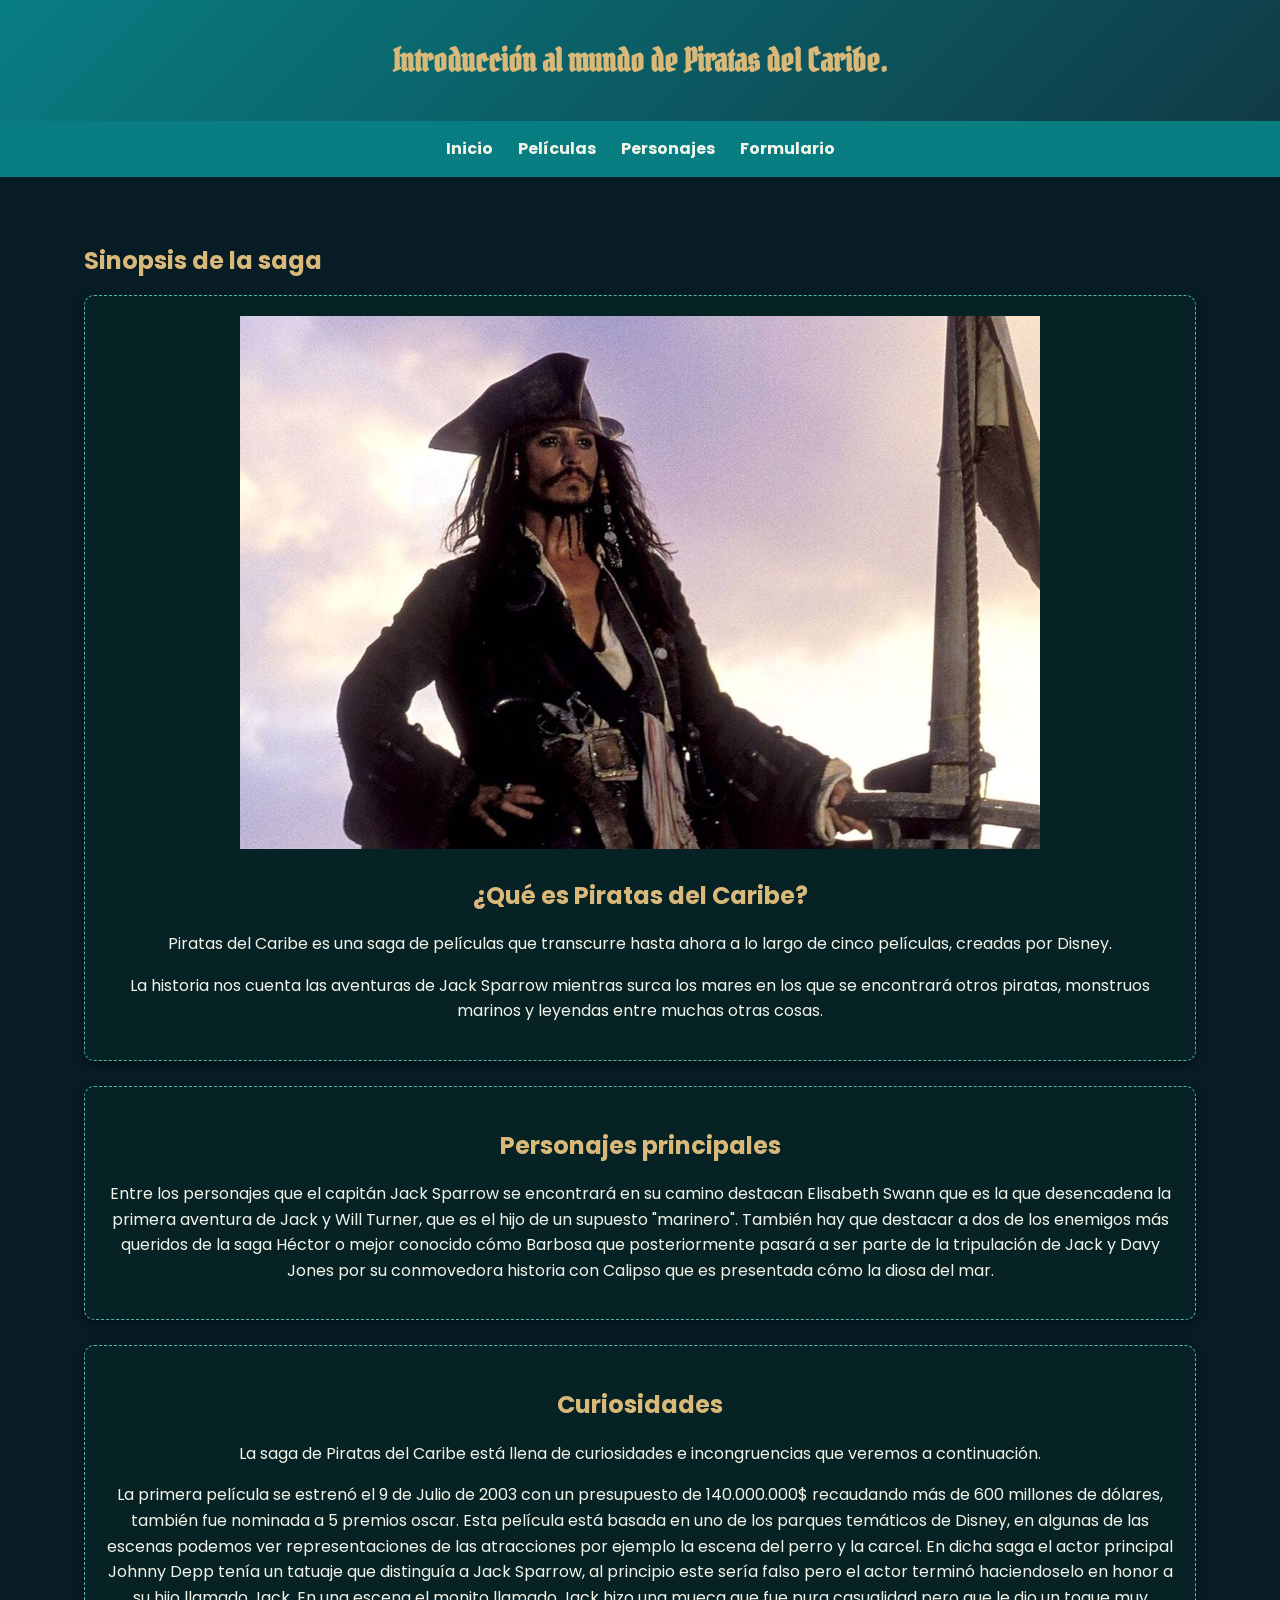
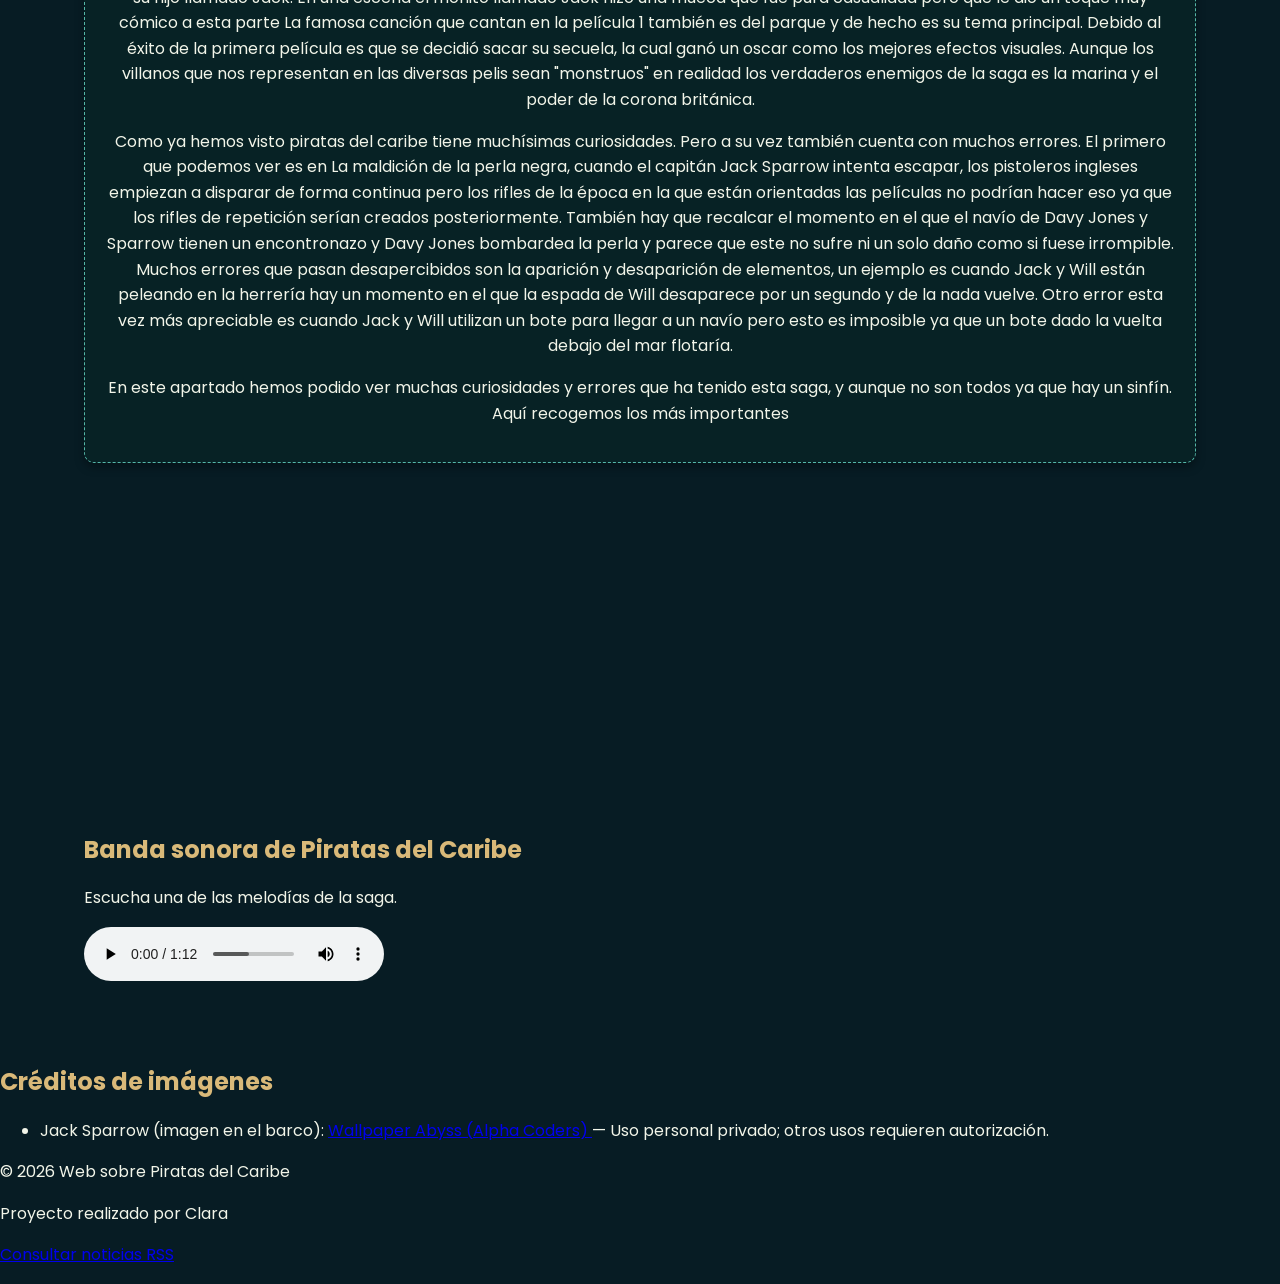
<file: index.html>
<!doctype html>
<html lang="es">
  <head>
    <meta charset="UTF-8" />
    <meta name="viewport" content="width=device-width, initial-scale=1.0" />
    <title>Piratas del Caribe</title>
    <meta name="description" content="Página sobre Piratas del Caribe" />
    <link rel="icon" href="favicon_io/favicon-32x32.png" />
    <link
      rel="alternate"
      type="application/rss+xml"
      title="Piratas del Caribe RSS"
      href="noticias.xml"
    />
    <link rel="preconnect" href="https://fonts.googleapis.com" />
    <link rel="preconnect" href="https://fonts.gstatic.com" crossorigin />
    <link
      href="https://fonts.googleapis.com/css2?family=Poppins:wght@400;700&display=swap"
      rel="stylesheet"
    />
    <link
      href="https://fonts.googleapis.com/css2?family=Pirata+One&display=swap"
      rel="stylesheet"
    />
    <link rel="stylesheet" href="style.css" />
  </head>
  <body>
    <header>
      <h1>Introducción al mundo de Piratas del Caribe.</h1>
    </header>
    <nav>
      <a href="index.html">Inicio</a>
      <a href="peliculas.html">Películas</a>
      <a href="personajes.html">Personajes</a>
      <a href="contacto.html">Formulario</a>
    </nav>
    <main>
      <section>
        <h2>Sinopsis de la saga</h2>
        <article>
          <img
            src="imágenes-piratas-del-caribe/foto-Jack-Sparrow.jpg"
            alt="Personaje principal"
            width="800"
            height="400"
          />
          <h2>¿Qué es Piratas del Caribe?</h2>
          <p>
            Piratas del Caribe es una saga de películas que transcurre hasta
            ahora a lo largo de cinco películas, creadas por Disney.
          </p>
          <p>
            La historia nos cuenta las aventuras de Jack Sparrow mientras surca
            los mares en los que se encontrará otros piratas, monstruos marinos
            y leyendas entre muchas otras cosas.
          </p>
        </article>
        <article>
          <h2>Personajes principales</h2>
          <p>
            Entre los personajes que el capitán Jack Sparrow se encontrará en su
            camino destacan Elisabeth Swann que es la que desencadena la primera
            aventura de Jack y Will Turner, que es el hijo de un supuesto
            "marinero". También hay que destacar a dos de los enemigos más
            queridos de la saga Héctor o mejor conocido cómo Barbosa que
            posteriormente pasará a ser parte de la tripulación de Jack y Davy
            Jones por su conmovedora historia con Calipso que es presentada cómo
            la diosa del mar.
          </p>
        </article>
        <article>
          <h2>Curiosidades</h2>
          <p>
            La saga de Piratas del Caribe está llena de curiosidades e
            incongruencias que veremos a continuación.
          </p>
          <p>
            La primera película se estrenó el 9 de Julio de 2003 con un
            presupuesto de 140.000.000$ recaudando más de 600 millones de
            dólares, también fue nominada a 5 premios oscar. Esta película está
            basada en uno de los parques temáticos de Disney, en algunas de las
            escenas podemos ver representaciones de las atracciones por ejemplo
            la escena del perro y la carcel. En dicha saga el actor principal
            Johnny Depp tenía un tatuaje que distinguía a Jack Sparrow, al
            principio este sería falso pero el actor terminó haciendoselo en
            honor a su hijo llamado Jack. En una escena el monito llamado Jack
            hizo una mueca que fue pura casualidad pero que le dio un toque muy
            cómico a esta parte La famosa canción que cantan en la película 1
            también es del parque y de hecho es su tema principal. Debido al
            éxito de la primera película es que se decidió sacar su secuela, la
            cual ganó un oscar como los mejores efectos visuales. Aunque los
            villanos que nos representan en las diversas pelis sean "monstruos"
            en realidad los verdaderos enemigos de la saga es la marina y el
            poder de la corona británica.
          </p>
          <p>
            Como ya hemos visto piratas del caribe tiene muchísimas
            curiosidades. Pero a su vez también cuenta con muchos errores. El
            primero que podemos ver es en La maldición de la perla negra, cuando
            el capitán Jack Sparrow intenta escapar, los pistoleros ingleses
            empiezan a disparar de forma continua pero los rifles de la época en
            la que están orientadas las películas no podrían hacer eso ya que
            los rifles de repetición serían creados posteriormente. También hay
            que recalcar el momento en el que el navío de Davy Jones y Sparrow
            tienen un encontronazo y Davy Jones bombardea la perla y parece que
            este no sufre ni un solo daño como si fuese irrompible. Muchos
            errores que pasan desapercibidos son la aparición y desaparición de
            elementos, un ejemplo es cuando Jack y Will están peleando en la
            herrería hay un momento en el que la espada de Will desaparece por
            un segundo y de la nada vuelve. Otro error esta vez más apreciable
            es cuando Jack y Will utilizan un bote para llegar a un navío pero
            esto es imposible ya que un bote dado la vuelta debajo del mar
            flotaría.
          </p>
          <p>
            En este apartado hemos podido ver muchas curiosidades y errores que
            ha tenido esta saga, y aunque no son todos ya que hay un sinfín.
            Aquí recogemos los más importantes
          </p>
        </article>
        <!--Vídeo de YouTube -->
        <iframe
          width="560"
          height="315"
          src="https://www.youtube.com/embed/0gPvIbEuSI8?si=_QqJqVQyROyPGJua"
          title="Trailer de La Maldición de la Perla negra."
          frameborder="0"
          allow="
            accelerometer;
            autoplay;
            clipboard-write;
            encrypted-media;
            gyroscope;
            picture-in-picture;
            web-share;
          "
          referrerpolicy="strict-origin-when-cross-origin"
          allowfullscreen
        ></iframe>
        <!--Audio de piratas del caribe-->
        <h2>Banda sonora de Piratas del Caribe</h2>
        <p>Escucha una de las melodías de la saga.</p>
        <!--Hay que cambiar esto-->
        <audio controls>
          <source
            src="audio/ebunny-pirate-captain-red-loop-605875.mp3"
            type="audio/mpeg"
          />
        </audio>
      </section>
    </main>
    <footer>
      <h2>Créditos de imágenes</h2>
      <ul>
        <li>
          Jack Sparrow (imagen en el barco):
          <a href="https://wall.alphacoders.com/big.php?i=636768">
            Wallpaper Abyss (Alpha Coders)
          </a>
          — Uso personal privado; otros usos requieren autorización.
        </li>
      </ul>
      <p>© 2026 Web sobre Piratas del Caribe</p>
      <p>Proyecto realizado por Clara</p>
      <p>
        <a href="noticias.xml">Consultar noticias RSS</a>
      </p>
    </footer>
  </body>
</html>
</file>
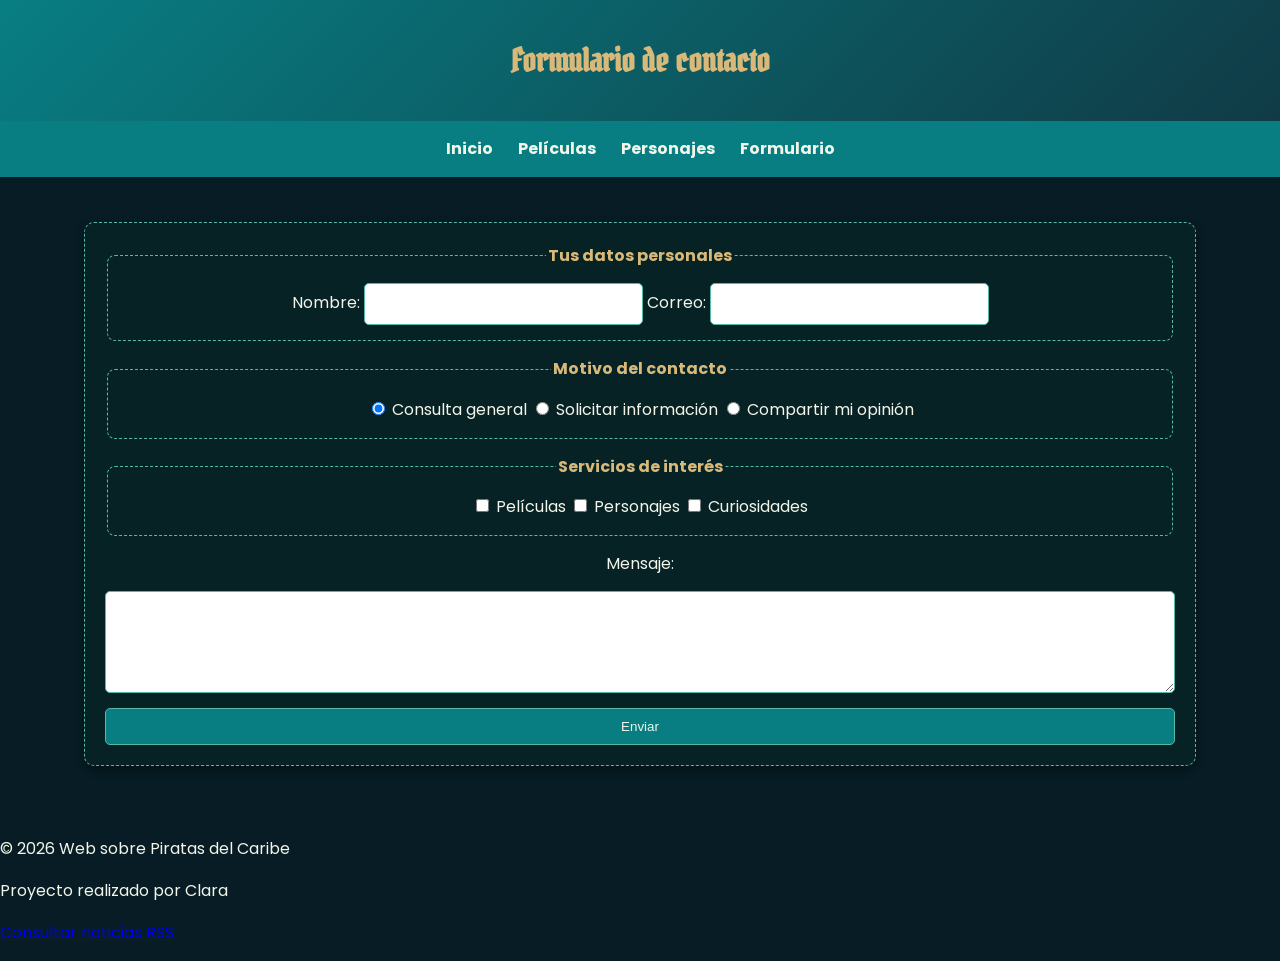
<file: contacto.html>
<!doctype html>
<html lang="es">
  <head>
    <meta charset="UTF-8" />
    <meta name="viewport" content="width=device-width, initial-scale=1.0" />
    <title>Formulario</title>
    <meta
      name="description"
      content="Formulario de contacto para enviar mensajes"
    />
    <link rel="icon" href="favicon_io/favicon-32x32.png" />
    <link rel="preconnect" href="https://fonts.googleapis.com" />
    <link rel="preconnect" href="https://fonts.gstatic.com" crossorigin />
    <link
      href="https://fonts.googleapis.com/css2?family=Poppins:wght@400;700&display=swap"
      rel="stylesheet"
    />
    <link
      href="https://fonts.googleapis.com/css2?family=Pirata+One&display=swap"
      rel="stylesheet"
    />
    <link rel="stylesheet" href="style.css" />
  </head>
  <body>
    <header>
      <h1>Formulario de contacto</h1>
    </header>
    <nav>
      <a href="index.html">Inicio</a>
      <a href="peliculas.html">Películas</a>
      <a href="personajes.html">Personajes</a>
      <a href="contacto.html">Formulario</a>
    </nav>
    <main>
      <article>
        <form>
          <fieldset>
            <legend>Tus datos personales</legend>
            <label for="nombre">Nombre:</label>
            <input type="text" id="nombre" name="nombre" required />
            <label for="email">Correo:</label>
            <input type="email" id="email" name="email" required />
          </fieldset>
          <fieldset>
            <legend>Motivo del contacto</legend>

            <input
              type="radio"
              id="consulta"
              name="motivo"
              value="consulta"
              checked
              required
            />
            <label for="consulta">Consulta general</label>

            <input
              type="radio"
              id="informacion"
              name="motivo"
              value="información"
            />
            <label for="informacion">Solicitar información</label>

            <input type="radio" id="opinion" name="motivo" value="opinión" />
            <label for="opinion">Compartir mi opinión</label>
          </fieldset>
          <fieldset>
            <legend>Servicios de interés</legend>

            <input
              type="checkbox"
              id="peliculas"
              name="intereses"
              value="películas"
            />
            <label for="peliculas">Películas</label>

            <input
              type="checkbox"
              id="personajes"
              name="intereses"
              value="personajes"
            />
            <label for="personajes">Personajes</label>

            <input
              type="checkbox"
              id="curiosidades"
              name="intereses"
              value="curiosidades"
            />
            <label for="curiosidades">Curiosidades</label>
          </fieldset>
          <label for="mensaje">Mensaje:</label>
          <textarea id="mensaje" name="mensaje" rows="4" required></textarea>
          <button type="submit">Enviar</button>
        </form>
      </article>
    </main>
    <footer>
      <p>© 2026 Web sobre Piratas del Caribe</p>
      <p>Proyecto realizado por Clara</p>
      <p>
        <a href="noticias.xml">Consultar noticias RSS</a>
      </p>
    </footer>
  </body>
</html>
</file>
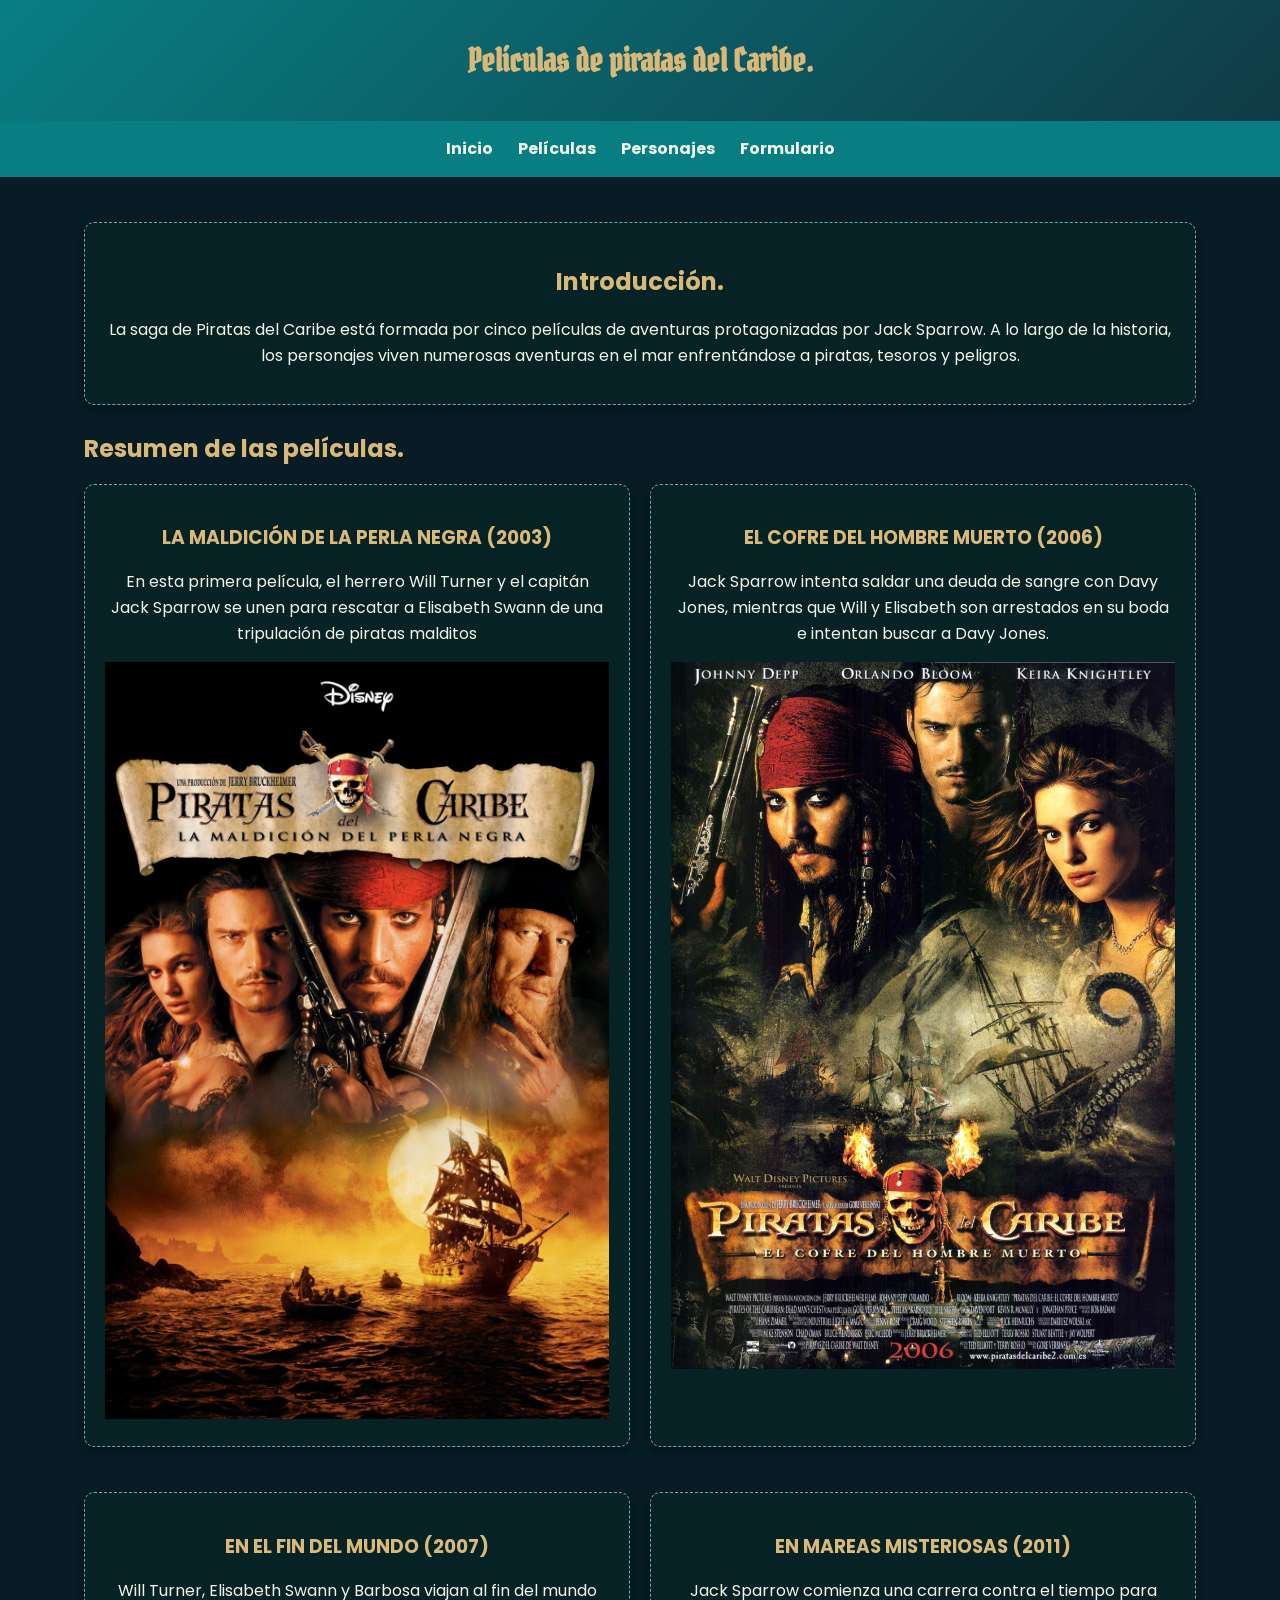
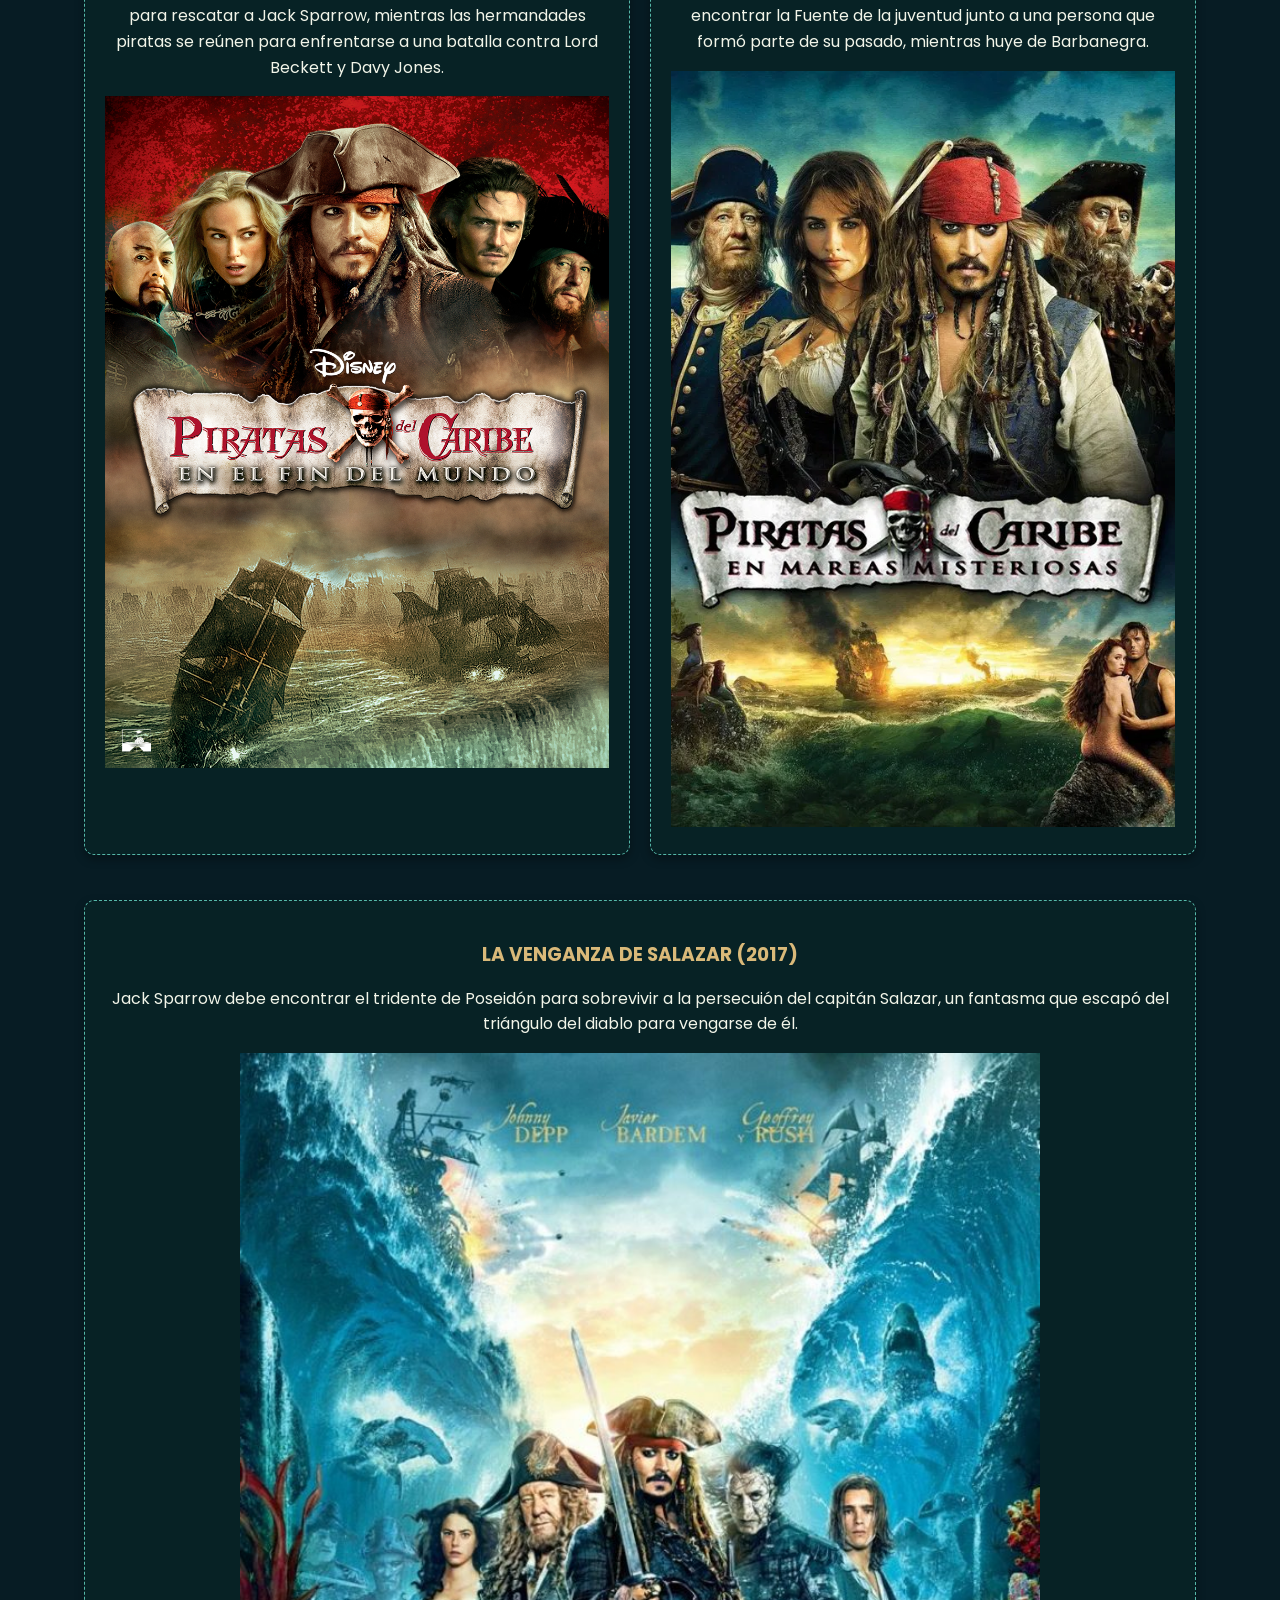
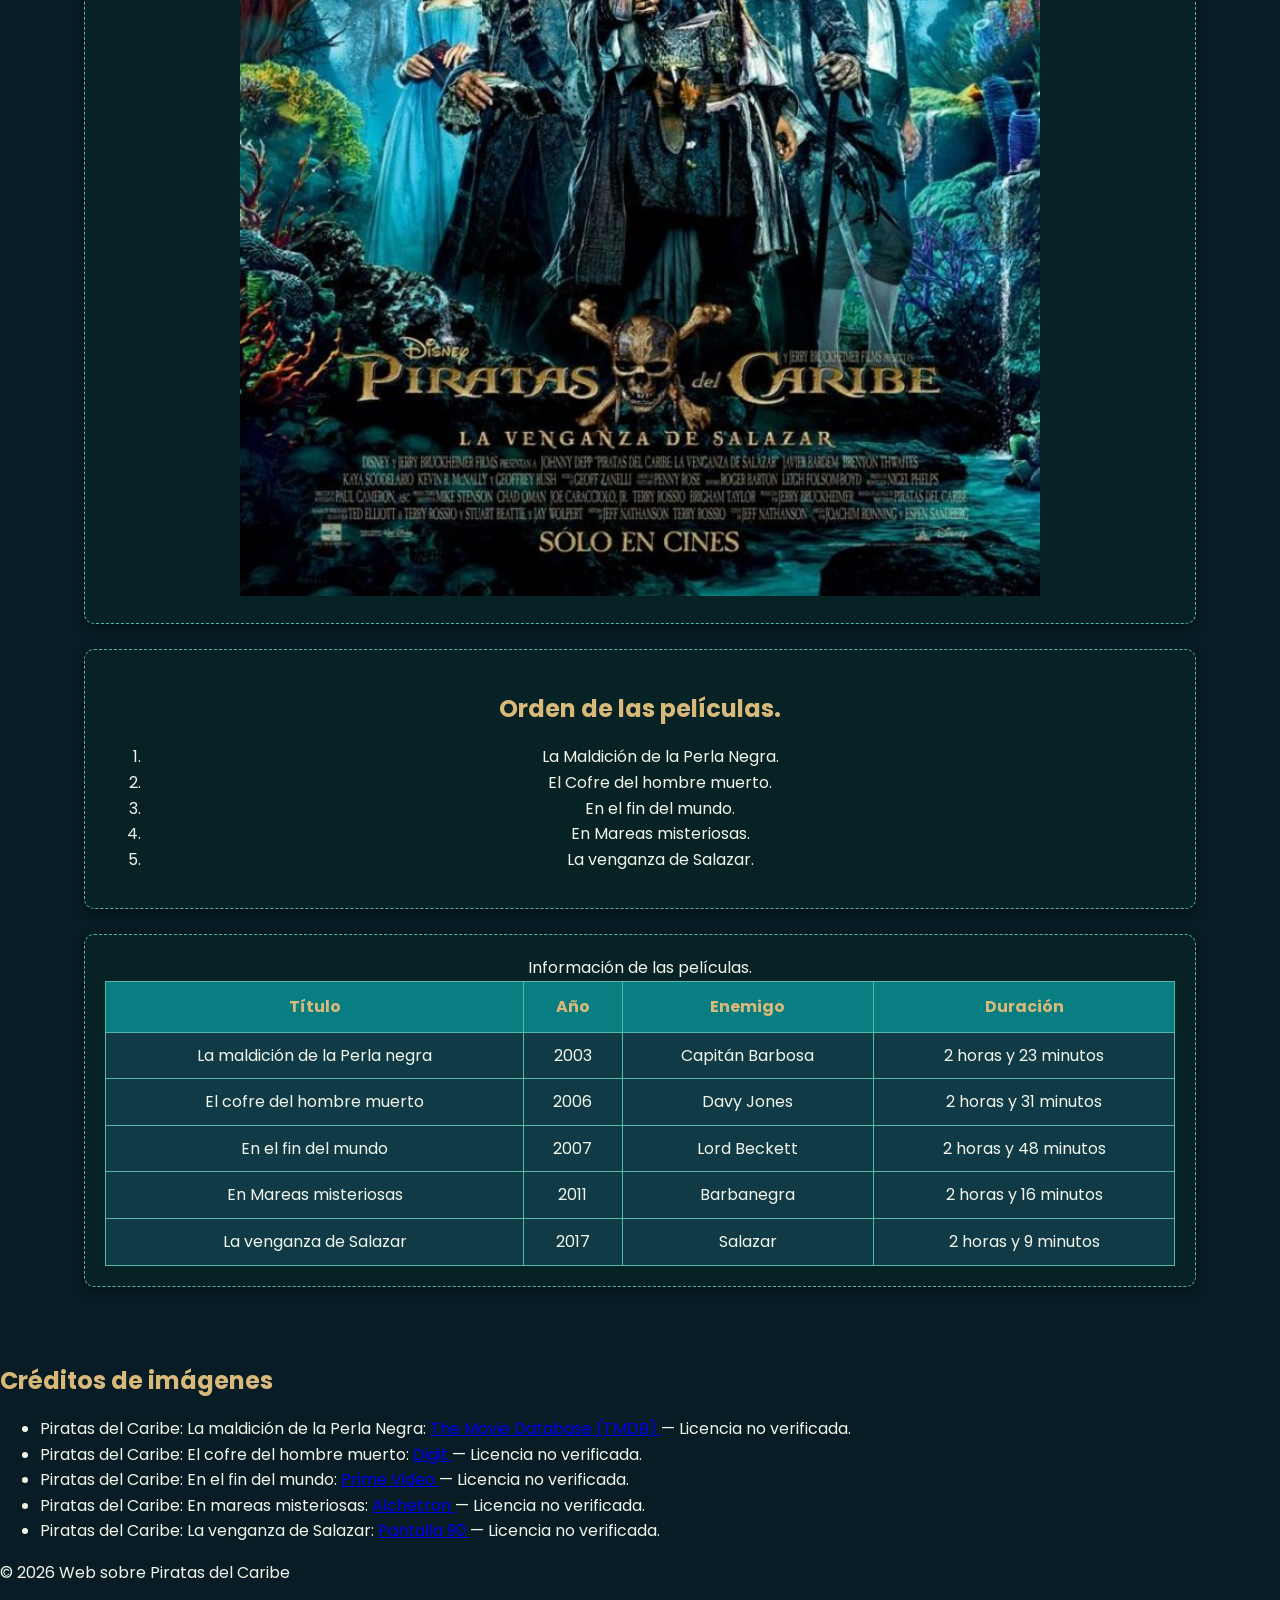
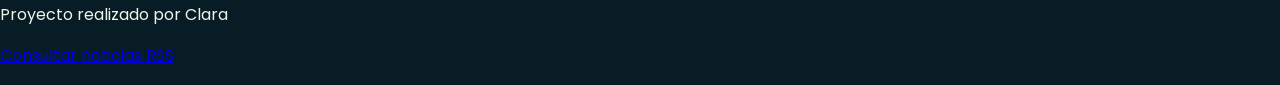
<file: peliculas.html>
<!doctype html>
<html lang="es">
  <head>
    <meta charset="UTF-8" />
    <meta name="viewport" content="width=device-width, initial-scale=1.0" />
    <title>La Saga Completa</title>
    <meta
      name="description"
      content="Descubre las películas de la saga y las fechas de estreno"
    />
    <link rel="icon" href="favicon_io/favicon-32x32.png" />
    <link rel="preconnect" href="https://fonts.googleapis.com" />
    <link rel="preconnect" href="https://fonts.gstatic.com" crossorigin />
    <link
      href="https://fonts.googleapis.com/css2?family=Poppins:wght@400;700&display=swap"
      rel="stylesheet"
    />
    <link
      href="https://fonts.googleapis.com/css2?family=Pirata+One&display=swap"
      rel="stylesheet"
    />
    <link rel="stylesheet" href="style.css" />
  </head>
  <body>
    <header>
      <h1>Películas de piratas del Caribe.</h1>
    </header>
    <nav>
      <a href="index.html">Inicio</a>
      <a href="peliculas.html">Películas</a>
      <a href="personajes.html">Personajes</a>
      <a href="contacto.html">Formulario</a>
    </nav>
    <main>
      <section>
        <article>
          <h2>Introducción.</h2>
          <p>
            La saga de Piratas del Caribe está formada por cinco películas de
            aventuras protagonizadas por Jack Sparrow. A lo largo de la
            historia, los personajes viven numerosas aventuras en el mar
            enfrentándose a piratas, tesoros y peligros.
          </p>
        </article>
          <h2>Resumen de las películas.</h2>
          <div class="contenedor-peliculas">
          <article class="pelicula">
            <h3>LA MALDICIÓN DE LA PERLA NEGRA (2003)</h3>
            <p>
              En esta primera película, el herrero Will Turner y el capitán Jack
              Sparrow se unen para rescatar a Elisabeth Swann de una tripulación
              de piratas malditos
            </p>
            <img
              src="imágenes-piratas-del-caribe/La-maldición-de-la-perla-negra.jpg"
              alt="La Maldición de la Perla negra"
              width="800"
              height="600"
            />
          </article>
          <article class="pelicula">
            <h3>EL COFRE DEL HOMBRE MUERTO (2006)</h3>
            <p>
              Jack Sparrow intenta saldar una deuda de sangre con Davy Jones,
            mientras que Will y Elisabeth son arrestados en su boda e intentan
            buscar a Davy Jones.
          </p>
          <img
            src="imágenes-piratas-del-caribe/El-cofre-del-hombre-muerto.png"
            alt="El Cofre del Hombre muerto"
            width="800"
            height="400"
          />
          </article>
          <article class="pelicula">
            <h3>EN EL FIN DEL MUNDO (2007)</h3>
            <p>
              Will Turner, Elisabeth Swann y Barbosa viajan al fin del mundo para
              rescatar a Jack Sparrow, mientras las hermandades piratas se reúnen
              para enfrentarse a una batalla contra Lord Beckett y Davy Jones.
            </p>
            <img
              src="imágenes-piratas-del-caribe/En-el-fin-del-mundo.jpg"
              alt="En el Fin del Mundo"
              width="800"
              height="800"
            />
          </article>
          <article class="pelicula">
            <h3>EN MAREAS MISTERIOSAS (2011)</h3>
            <p>
              Jack Sparrow comienza una carrera contra el tiempo para encontrar la
              Fuente de la juventud junto a una persona que formó parte de su
              pasado, mientras huye de Barbanegra.
            </p>
            <img
              src="imágenes-piratas-del-caribe/En-mareas-misteriosas.webp"
              alt="En Mareas misteriosas"
              width="800"
              height="400"
            />
          </article>
          <article class="pelicula">
            <h3>LA VENGANZA DE SALAZAR (2017)</h3>
            <p>
              Jack Sparrow debe encontrar el tridente de Poseidón para sobrevivir
              a la persecuión del capitán Salazar, un fantasma que escapó del
              triángulo del diablo para vengarse de él.
            </p>
            <img
              src="imágenes-piratas-del-caribe/La-venganza-de-Salazar.jpg"
              alt="La Venganza de Salazar"
              width="800"
              height="600"
            />
          </article>
        </div>
        <article>
          <h2>Orden de las películas.</h2>
          <ol>
            <li>La Maldición de la Perla Negra.</li>
            <li>El Cofre del hombre muerto.</li>
            <li>En el fin del mundo.</li>
            <li>En Mareas misteriosas.</li>
            <li>La venganza de Salazar.</li>
          </ol>
        </article>
        <article>
          <table>
            <caption>
              Información de las películas.
            </caption>
            <thead>
              <tr>
                <th>Título</th>
                <th>Año</th>
                <th>Enemigo</th>
                <th>Duración</th>
              </tr>
            </thead>
            <tbody>
              <tr>
                <td>La maldición de la Perla negra</td>
                <td>2003</td>
                <td>Capitán Barbosa</td>
                <td>2 horas y 23 minutos</td>
              </tr>
              <tr>
                <td>El cofre del hombre muerto</td>
                <td>2006</td>
                <td>Davy Jones</td>
                <td>2 horas y 31 minutos</td>
              </tr>
              <tr>
                <td>En el fin del mundo</td>
                <td>2007</td>
                <td>Lord Beckett</td>
                <td>2 horas y 48 minutos</td>
              </tr>
              <tr>
                <td>En Mareas misteriosas</td>
                <td>2011</td>
                <td>Barbanegra</td>
                <td>2 horas y 16 minutos</td>
              </tr>
              <tr>
                <td>La venganza de Salazar</td>
                <td>2017</td>
                <td>Salazar</td>
                <td>2 horas y 9 minutos</td>
              </tr>
            </tbody>
          </table>
        </article>
      </section>
    </main>
    <footer>
      <h2>Créditos de imágenes</h2>
      <ul>
        <li>
          Piratas del Caribe: La maldición de la Perla Negra:
          <a
            href="https://www.themoviedb.org/t/p/original/dVgSnlKIfZ5Op9CvxoSzbFkYzb5.jpg"
          >
            The Movie Database (TMDB)
          </a>
          — Licencia no verificada.
        </li>
        <li>
          Piratas del Caribe: El cofre del hombre muerto:
          <a
            href="https://static.digit.in/OTT/v2/images/pirates-of-the-caribbean-dead-man-s-chest-70677jpg"
          >
            Digit
          </a>
          — Licencia no verificada.
        </li>
        <li>
          Piratas del Caribe: En el fin del mundo:
          <a
            href="https://m.media-amazon.com/images/S/pv-target-images/7ce5e2a212c4d1265c35a75cdc73fdbc51ef60472a4c7b46cf02b7e26e755c0b.jpg"
          >
            Prime Video
          </a>
          — Licencia no verificada.
        </li>
        <li>
          Piratas del Caribe: En mareas misteriosas:
          <a
            href="https://alchetron.com/cdn/Pirates-of-the-Caribbean-On-Stranger-Tides-images-d4fec02f-03b1-4ac0-908c-4dfc6377e07.jpg"
          >
            Alchetron
          </a>
          — Licencia no verificada.
        </li>
        <li>
          Piratas del Caribe: La venganza de Salazar:
          <a
            href="https://www.pantalla90.es/wp-content/uploads/2017/05/net3hZOe33XbieLzVkfJsQEdig2-1.jpg"
          >
            Pantalla 90
          </a>
          — Licencia no verificada.
        </li>
      </ul>
      <p>© 2026 Web sobre Piratas del Caribe</p>
      <p>Proyecto realizado por Clara</p>
      <p>
        <a href="noticias.xml">Consultar noticias RSS</a>
      </p>
    </footer>
  </body>
</html>
</file>
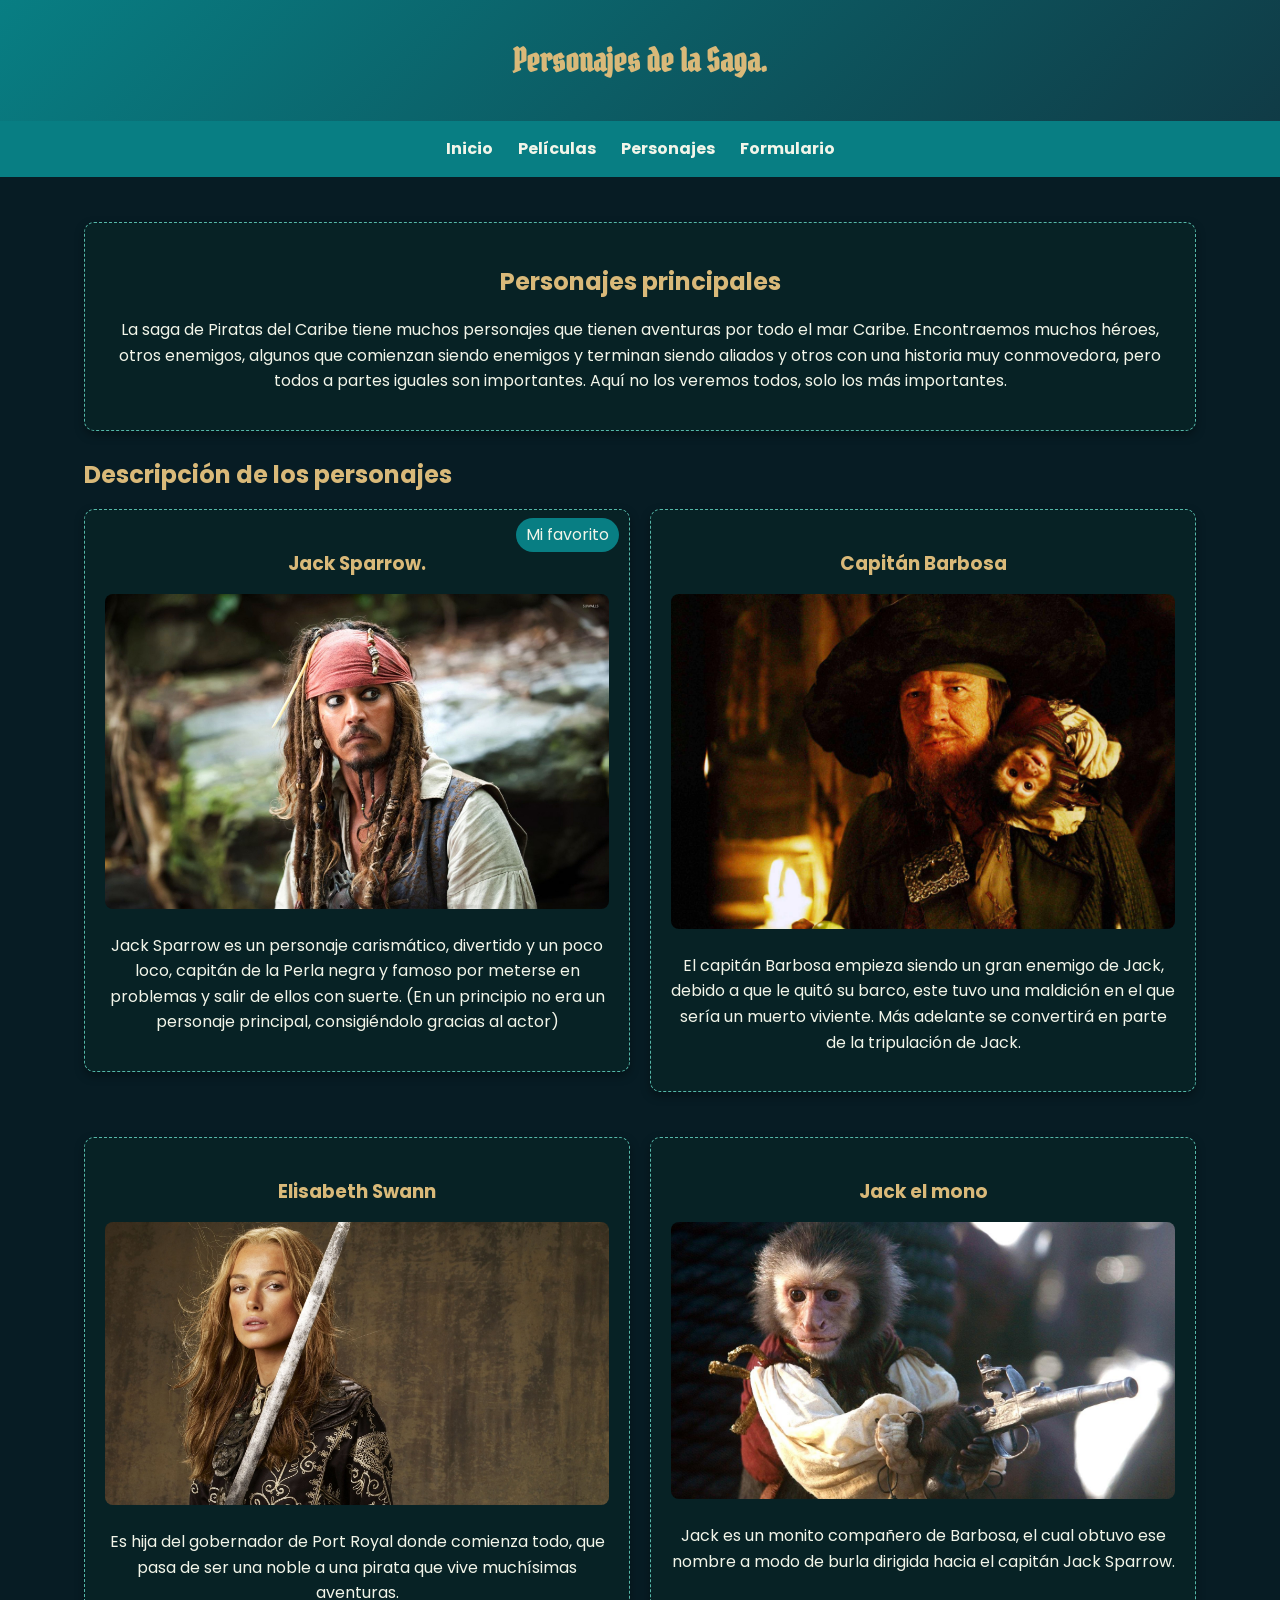
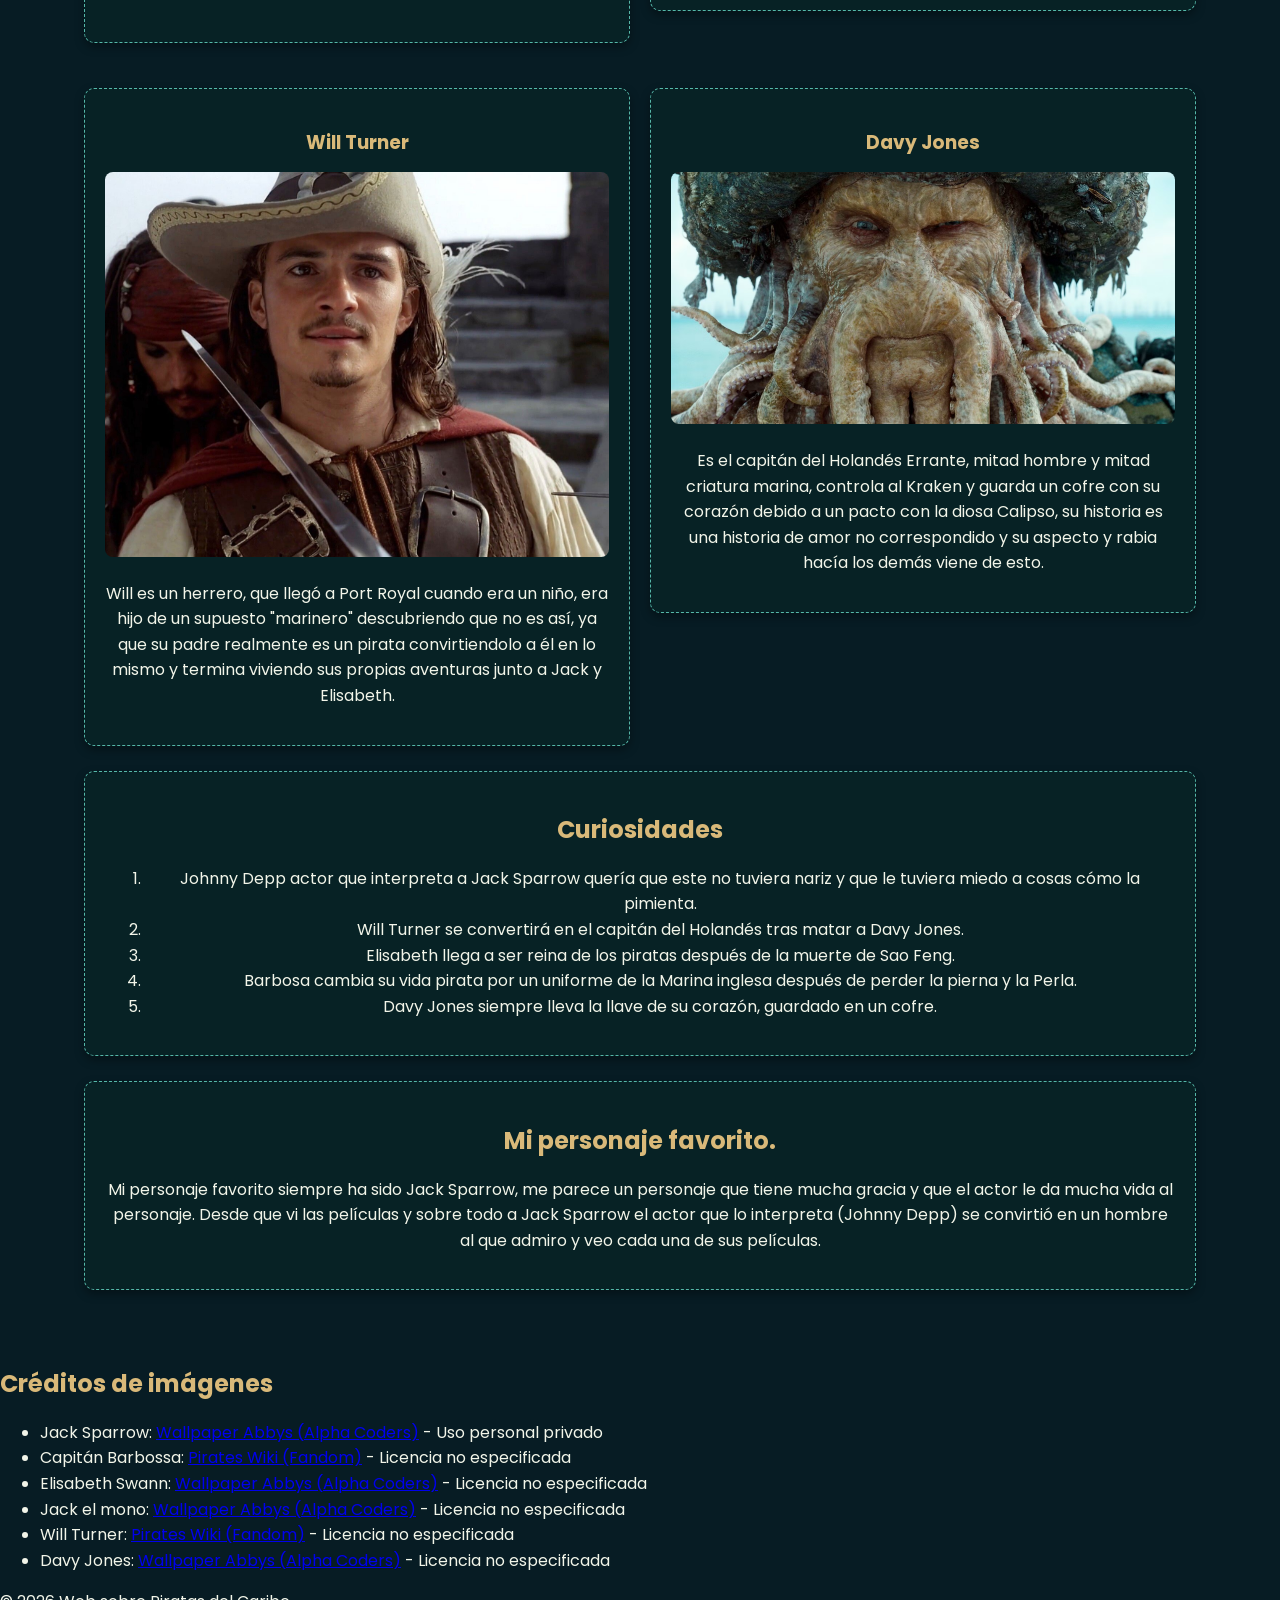
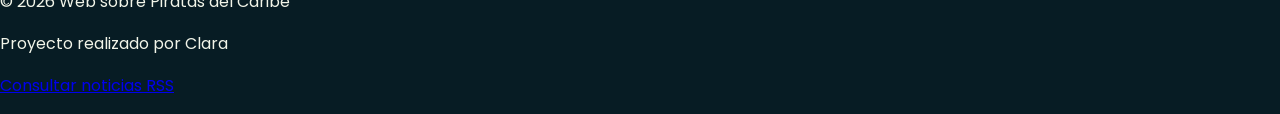
<file: personajes.html>
<!doctype html>
<html lang="es">
  <head>
    <meta charset="UTF-8" />
    <meta name="viewport" content="width=device-width, initial-scale=1.0" />
    <title>Personajes de la Saga</title>
    <meta
      name="description"
      content="Descubre los personajes de la saga y algunas curiosidades"
    />
    <link rel="icon" href="favicon_io/favicon-32x32.png" />
    <link rel="preconnect" href="https://fonts.googleapis.com" />
    <link rel="preconnect" href="https://fonts.gstatic.com" crossorigin />
    <link
      href="https://fonts.googleapis.com/css2?family=Poppins:wght@400;700&display=swap"
      rel="stylesheet"
    />
    <link
      href="https://fonts.googleapis.com/css2?family=Pirata+One&display=swap"
      rel="stylesheet"
    />
    <link rel="stylesheet" href="style.css" />
  </head>
  <body>
    <header>
      <h1>Personajes de la Saga.</h1>
    </header>
    <nav>
      <a href="index.html">Inicio</a>
      <a href="peliculas.html">Películas</a>
      <a href="personajes.html">Personajes</a>
      <a href="contacto.html">Formulario</a>
    </nav>
    <main>
      <section>
        <article>
          <h2>Personajes principales</h2>
          <p>
            La saga de Piratas del Caribe tiene muchos personajes que tienen
            aventuras por todo el mar Caribe. Encontraemos muchos héroes, otros
            enemigos, algunos que comienzan siendo enemigos y terminan siendo
            aliados y otros con una historia muy conmovedora, pero todos a
            partes iguales son importantes. Aquí no los veremos todos, solo los
            más importantes.
          </p>
        </article>
        <div>
          <h2>Descripción de los personajes</h2>
          <div class="contenedor-tarjetas">
            <article>
              <span class="etiqueta">Mi favorito</span>
              <h3>Jack Sparrow.</h3>
              <img
                src="imágenes-piratas-del-caribe/personaje-jack.jpg"
                alt="Jack Sparrow"
                width="800"
                height="400"
              />
              <p>
                Jack Sparrow es un personaje carismático, divertido y un poco
                loco, capitán de la Perla negra y famoso por meterse en
                problemas y salir de ellos con suerte. (En un principio no era
                un personaje principal, consigiéndolo gracias al actor)
              </p>
            </article>
            <article>
              <h3>Capitán Barbosa</h3>
              <img
                src="imágenes-piratas-del-caribe/barbossa-nueva.jpg"
                alt="Capitán Barbosa"
                width="800"
                height="400"
              />
              <p>
                El capitán Barbosa empieza siendo un gran enemigo de Jack,
                debido a que le quitó su barco, este tuvo una maldición en el
                que sería un muerto viviente. Más adelante se convertirá en
                parte de la tripulación de Jack.
              </p>
            </article>
            <article>
              <h3>Elisabeth Swann</h3>
              <img
                src="imágenes-piratas-del-caribe/elisabeth-nueva.jpg"
                alt="Elisabeth Swann"
                width="800"
                height="400"
              />
              <p>
                Es hija del gobernador de Port Royal donde comienza todo, que
                pasa de ser una noble a una pirata que vive muchísimas
                aventuras.
              </p>
            </article>
            <article>
              <h3>Jack el mono</h3>
              <img
                src="imágenes-piratas-del-caribe/personaje-jack-mono.jpeg"
                alt="Jack el mono"
                width="800"
                height="400"
              />
              <p>
                Jack es un monito compañero de Barbosa, el cual obtuvo ese
                nombre a modo de burla dirigida hacia el capitán Jack Sparrow.
              </p>
            </article>
            <article>
              <h3>Will Turner</h3>
              <img
                src="imágenes-piratas-del-caribe/personaje-will.jpg"
                alt="Will Turner"
                width="800"
                height="400"
              />
              <p>
                Will es un herrero, que llegó a Port Royal cuando era un niño,
                era hijo de un supuesto "marinero" descubriendo que no es así,
                ya que su padre realmente es un pirata convirtiendolo a él en lo
                mismo y termina viviendo sus propias aventuras junto a Jack y
                Elisabeth.
              </p>
            </article>
            <article>
              <h3>Davy Jones</h3>
              <img
                src="imágenes-piratas-del-caribe/Personaje-davy-jones.avif"
                alt="Davy Jones"
                width="800"
                height="400"
              />
              <p>
                Es el capitán del Holandés Errante, mitad hombre y mitad
                criatura marina, controla al Kraken y guarda un cofre con su
                corazón debido a un pacto con la diosa Calipso, su historia es
                una historia de amor no correspondido y su aspecto y rabia hacía
                los demás viene de esto.
              </p>
            </article>
          </div>
        </div>
        <article>
          <h2>Curiosidades</h2>
          <ol>
            <li>
              Johnny Depp actor que interpreta a Jack Sparrow quería que este no
              tuviera nariz y que le tuviera miedo a cosas cómo la pimienta.
            </li>
            <li>
              Will Turner se convertirá en el capitán del Holandés tras matar a
              Davy Jones.
            </li>
            <li>
              Elisabeth llega a ser reina de los piratas después de la muerte de
              Sao Feng.
            </li>
            <li>
              Barbosa cambia su vida pirata por un uniforme de la Marina inglesa
              después de perder la pierna y la Perla.
            </li>
            <li>
              Davy Jones siempre lleva la llave de su corazón, guardado en un
              cofre.
            </li>
          </ol>
        </article>
        <article>
          <h2>Mi personaje favorito.</h2>
          <p>
            Mi personaje favorito siempre ha sido Jack Sparrow, me parece un
            personaje que tiene mucha gracia y que el actor le da mucha vida al
            personaje. Desde que vi las películas y sobre todo a Jack Sparrow el
            actor que lo interpreta (Johnny Depp) se convirtió en un hombre al
            que admiro y veo cada una de sus películas.
          </p>
        </article>
      </section>
    </main>
    <footer>
      <h2>Créditos de imágenes</h2>
      <ul>
        <li>
          Jack Sparrow:
          <a href="https://wall.alphacoders.com/big.php?i=636768"
            >Wallpaper Abbys (Alpha Coders)</a
          >
          - Uso personal privado
        </li>
        <li>
          Capitán Barbossa:
          <a href="https://pirates.fandom.com/wiki/File:CaptBarbossa.JPG "
            >Pirates Wiki (Fandom)</a
          >
          - Licencia no especificada
        </li>
        <li>
          Elisabeth Swann:
          <a href="https://wall.alphacoders.com/big.php?i=636768"
            >Wallpaper Abbys (Alpha Coders)</a
          >
          - Licencia no especificada
        </li>
        <li>
          Jack el mono:
          <a href="https://wall.alphacoders.com/big.php?i=636768"
            >Wallpaper Abbys (Alpha Coders)</a
          >
          - Licencia no especificada
        </li>
        <li>
          Will Turner:
          <a href="https://pirates.fandom.com/wiki/File:CaptBarbossa.JPG "
            >Pirates Wiki (Fandom)</a
          >
          - Licencia no especificada
        </li>
        <li>
          Davy Jones:
          <a href="https://wall.alphacoders.com/big.php?i=636768"
            >Wallpaper Abbys (Alpha Coders)</a
          >
          - Licencia no especificada
        </li>
      </ul>
      <p>© 2026 Web sobre Piratas del Caribe</p>
      <p>Proyecto realizado por Clara</p>
      <p>
        <a href="noticias.xml">Consultar noticias RSS</a>
      </p>
    </footer>
  </body>
</html>
</file>
<file: style.css>
/*Variables de colores*/
:root {
    --color-fondo:#071C24;
    --color-secciones: #103B46;
    --color-principal: #087E83;
    --color-secundario: #55B8A9;
    --color-detalles: #D9B979;
    --color-texto: #F2F5E9;
}
/*Estilo general de la página*/
body {
    background-color: var(--color-fondo);
    color: var(--color-texto);
}
/*Aspecto general y menú*/
*{
    box-sizing:border-box;
}

body {
    margin: 0;
    padding: 0;
    font-family: 'Poppins', system-ui, Arial, sans-serif;
    font-size: 16px;
    line-height: 1.6;
}

h1, h2, h3 {
    font-family: 'Poppins', system-ui, Arial, sans-serif;
    font-weight: 700;
}

header {
    background: linear-gradient(135deg, var(--color-principal), var(--color-secciones));
    color: var(--color-detalles);
    text-align: center;
    padding: 25px;
}

header h1, header h2, header h3 {
    color: var(--color-detalles);
    margin: 10px;
}
/*Menú de navegación*/
nav {
    background-color: var(--color-principal);
    display: flex;
    justify-content: center;
    gap: 25px;
    padding: 15px;
    position: sticky;
    top: 0;
    z-index: 10;
}

nav a {
    color: var(--color-texto);
    text-decoration: none;
    font-weight: bold;
    transition: color 0.3s ease;
}

nav a:hover {
    color: var(--color-secundario);
}

nav a:focus {
    outline: 2px solid var(--color-detalles);
    outline-offset: 4px;
}

/*Contenido principal*/
main {
    width: 90%;
    margin: 25px auto;
    padding: 20px;
}

/*Separar secciones */
section {
    margin-bottom: 30px;
}

/*Articulos*/
article {
    background-color: rgba(8, 36, 38, 0.9);
    border: 1px dashed var(--color-secundario);
    padding: 20px;
    border-radius: 10px;
    margin-bottom: 25px;
    box-shadow: 0 4px 10px rgba(0, 0, 0, 0.35);
    animation: aparecer 0.8s ease-out;
    text-align:center;
    position: relative;
}

/*Títulos*/
h1, h2, h3 {
    color: var(--color-detalles);
    margin-bottom: 15px;
}

h1 {
    text-align: center;
}

/*Imágenes*/
img {
    max-width: 100%;
    height: auto;
}

/*Diseño responsive*/
@media (max-width: 600px) {
    nav {
        flex-direction: column;
        align-items: center;
        gap: 10px;
    }

    iframe {
        width : 100%;
    }

    audio {
        width: 100%;
    }

    main{
        width: 100%;
        padding: 12px;
    }
    
    article {
        padding: 15px;
    }
    .contenedor-tarjetas {
        grid-template-columns: 1fr;
    }

    .contenedor-peliculas {
        grid-template-columns: 1fr;
    }

    .contenedor-peliculas article:last-child {
        grid-column: 1;
    }

    table th, table td {
        padding: 5px;
        font-size: 12px;
    }
}
@media (prefers-reduced-motion: reduce) {
    article {
        animation: none;
    }

    header h1 {
        animation: none;
    }

    nav a {
        transition: none;
    }
}

/*Animación de titulo*/
header h1 {
    animation: flotar 3s ease-in-out infinite;
    font-family: 'Pirata One', cursive;
}

@keyframes aparecer {
    from {
        opacity: 0;
        transform: translateY(20px);
    }
    to {
        opacity: 1;
        transform: translateY(0);
    }
}
/*Alomejor fuera*/
@keyframes flotar {
    0%, 100% {
        transform: translateY(0);
    }
    50% {
        transform: translateY(-5px);
    }
    100% {
        transform: translateY(0);
    }
}

.contenedor-tarjetas{
    display: grid;
    grid-template-columns: repeat(2, 1fr);
    gap: 20px;
    align-items: start;
}
.contenedor-tarjetas img {
 width: 100%;
 height: auto; 
 border-radius: 8px;
 object-fit: cover;
}

.etiqueta {
    position: absolute;
    top: 8px;
    right: 10px;
    background-color: var(--color-principal);
    padding: 4px 10px;
    border-radius: 999px;
}

/*Formulario*/
form {
    display: flex;
    flex-direction: column;
    gap: 15px;
}

fieldset {
    border: 1px dashed var(--color-secundario);
    padding: 15px;
    border-radius: 8px;
}

legend {
    font-weight: bold;
    color: var(--color-detalles);
}

input, textarea{
    padding: 10px;
    border-radius: 5px;
    border: 1px solid var(--color-secundario);
    font-family: 'Poppins', system-ui, Arial, sans-serif;
}

button{
    background-color: var(--color-principal);
    color: var(--color-texto);
    border: 1px solid var(--color-secundario);
    padding: 10px;
    border-radius: 5px;
    cursor: pointer;
}

.contenedor-peliculas {
    display: grid;
    grid-template-columns: repeat(2, 1fr);
    gap: 20px;
}

.contenedor-peliculas article:last-child {
    grid-column: 1 / 3;
}

table {
    width: 100%;
    border-collapse: collapse;
}

table th{
    background-color: var(--color-principal);
    color: var(--color-detalles);
    padding: 12px;
    border: 1px solid var(--color-secundario);
}

table td {
    border: 1px solid var(--color-secundario);
    padding: 10px;
    background-color: var(--color-secciones);
}
</file>
